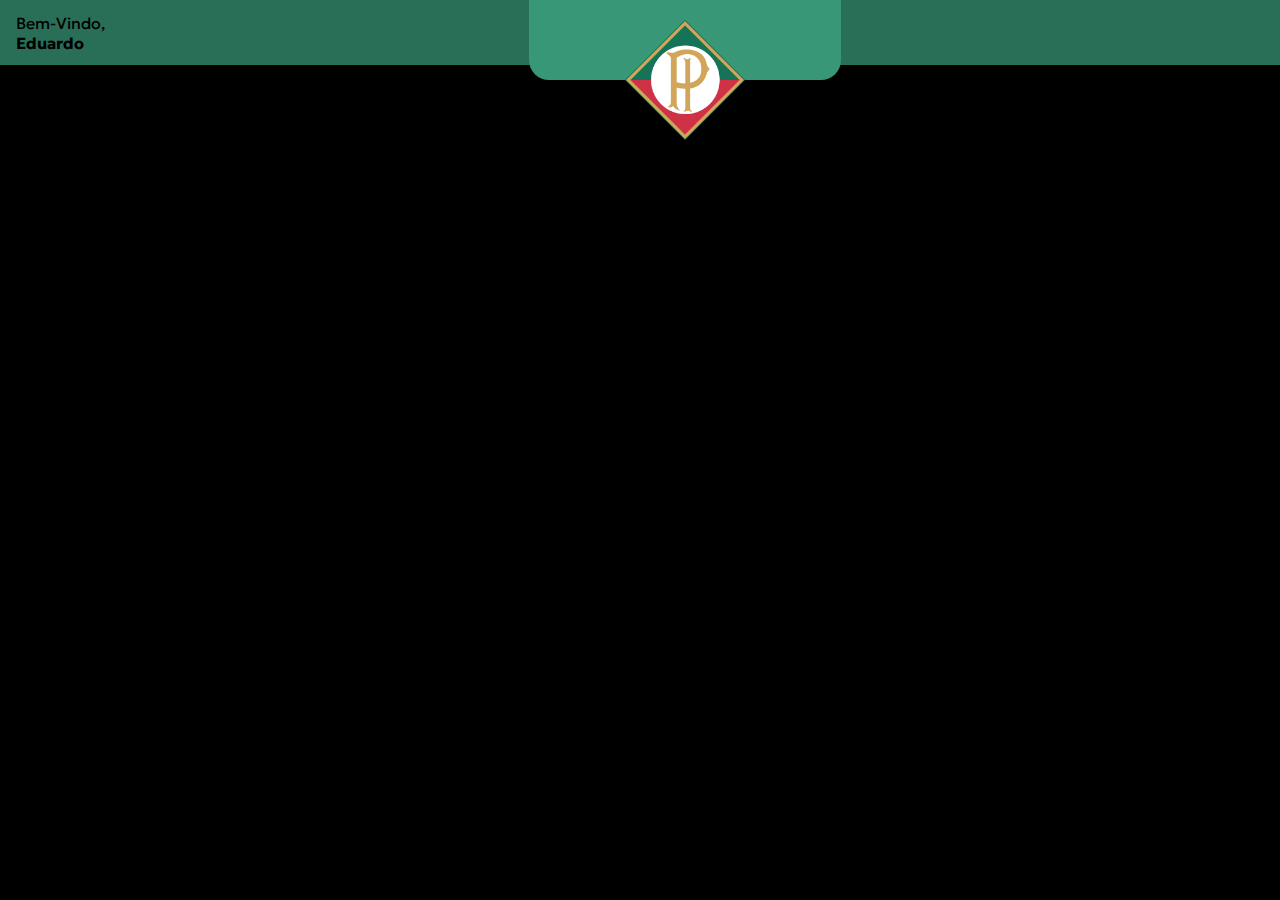
<file: src/pages/lobby/index.html>
<!DOCTYPE html>
<html lang="pt-br">

<head>
    <meta charset="UTF-8">
    <meta name="viewport" content="width=device-width, initial-scale=1.0">
    <link rel="shortcut icon" href="/src/assets/images/logo.ico" type="image/x-icon">
    <link rel='stylesheet' href='https://cdn-uicons.flaticon.com/2.5.1/uicons-regular-rounded/css/uicons-regular-rounded.css'>
    <link rel='stylesheet' href='https://cdn-uicons.flaticon.com/2.5.1/uicons-solid-rounded/css/uicons-solid-rounded.css'>

    <link rel="stylesheet" href="/src/assets/styles/global.css">
    <link rel="stylesheet" href="style.css">
    <title>Lobby | Futenautas</title>
</head>

<body>
    <main>
        <header>
            <div class="txt_header">
                <p>Bem-Vindo, </p>
                <strong>Eduardo</strong>
            </div>
            <ul>
                <li><i class="fi fi-sr-trophy"></i></li>
                <li><img src="/src/assets/images/6x1.webp" alt=""></li>
                <li><i class="fi fi-sr-shopping-cart"></i></li>
            </ul>
            <i class="fi fi-sr-settings"></i>
        </header>

        <section>

        </section>
    
    </main>
</body>

</html>
</file>
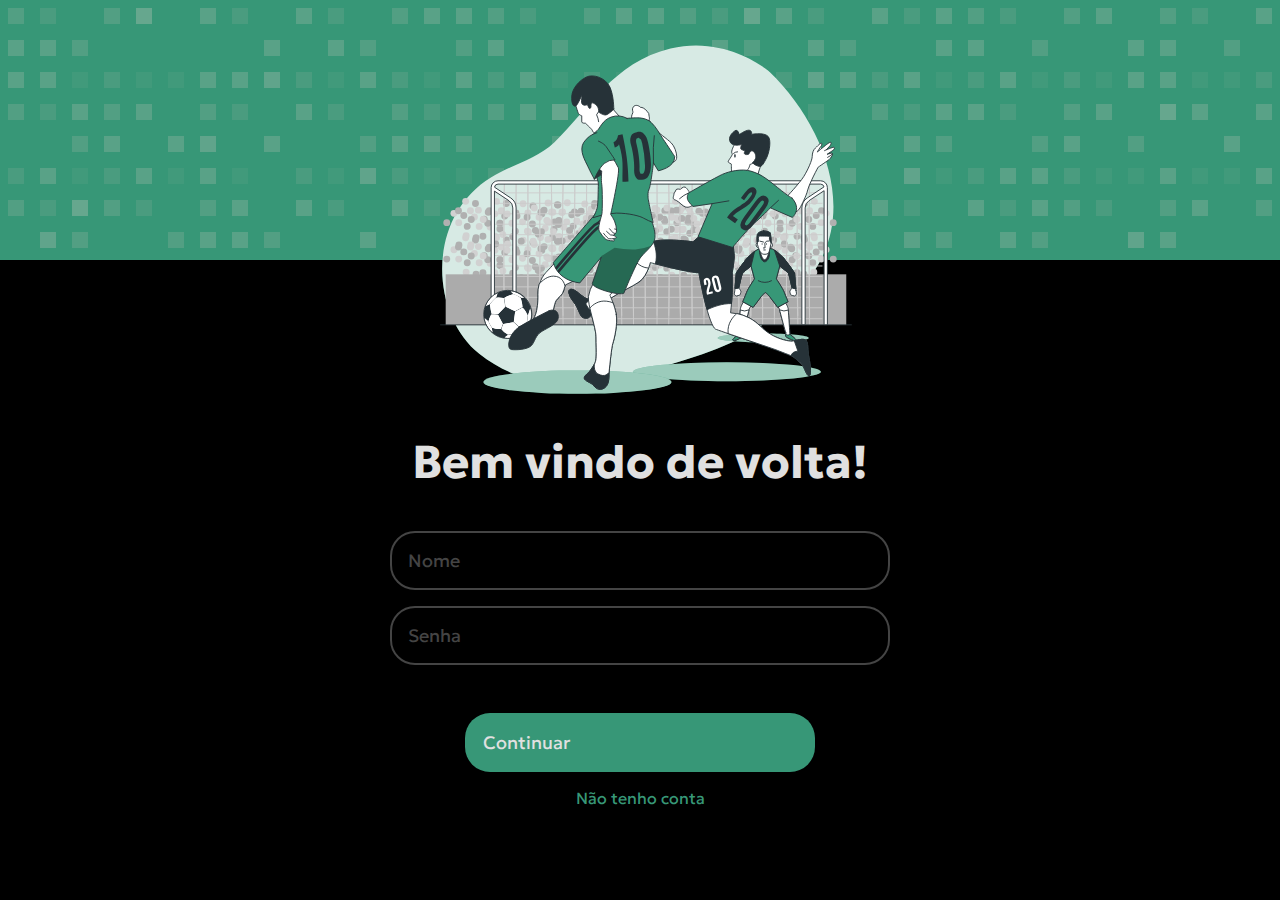
<file: src/pages/login/index.html>
<!DOCTYPE html>
<html lang="pt-br">

<head>
    <meta charset="UTF-8">
    <meta name="viewport" content="width=device-width, initial-scale=1.0">
    <link rel="shortcut icon" href="/src/assets/images/logo.ico" type="image/x-icon">
    <link rel='stylesheet' href='https://cdn-uicons.flaticon.com/2.5.1/uicons-regular-rounded/css/uicons-regular-rounded.css'>
    <link rel="stylesheet" href="/src/assets/styles/global.css">
    <link rel="stylesheet" href="style.css">
    <title>Login | Futenautas</title>
</head>

<body>
    <main>
        <div class="header">
            <span class="green"></span>
            <img src="/src/assets/images/Login.svg" alt="">
        </div>

        <div class="input-field">
 
            <h1>Bem vindo de volta!</h1>
            <form action="" class="form_container">
                <div class="input-container">
                    <input type="text" name="" id="" placeholder="Nome">
                    <i class="fi fi-rr-person-simple"></i>
                </div>

                <div class="input-container">
                    <input type="text" name="" id="" placeholder="Senha">
                    <i class="fi fi-rr-password-alt"></i>
                </div>
           
                <button class="button"> Continuar <i class="fi fi-rr-arrow-right"></i></button>
                <a href="../singup/index.html">Não tenho conta</a>
            </form>       
           
            
        </div>
    
    </main>
</body>

</html>
</file>
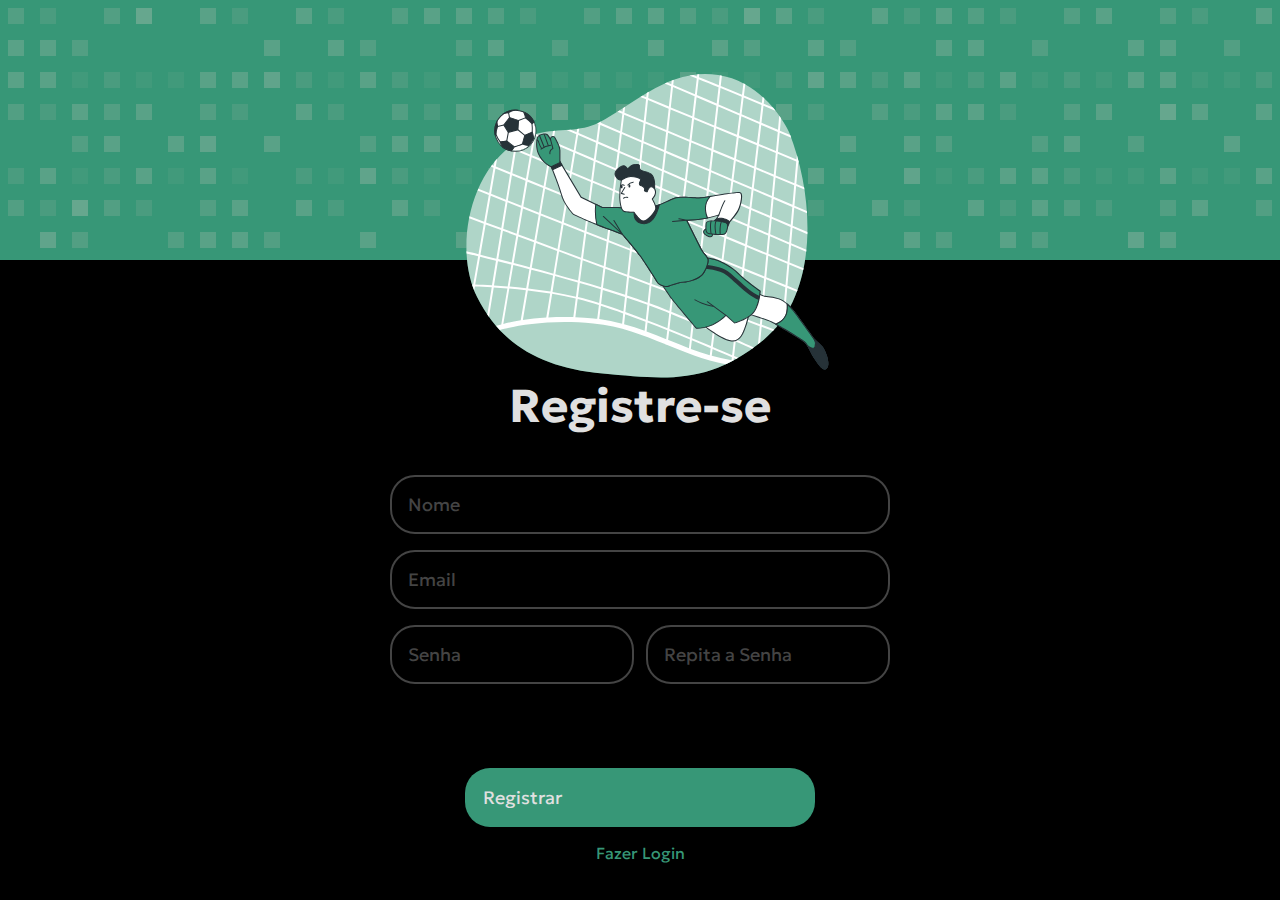
<file: src/pages/singup/index.html>
<!DOCTYPE html>
<html lang="pt-br">

<head>
    <meta charset="UTF-8">
    <meta name="viewport" content="width=device-width, initial-scale=1.0">
    <link rel="shortcut icon" href="/src/assets/images/logo.ico" type="image/x-icon">
    <link rel='stylesheet' href='https://cdn-uicons.flaticon.com/2.5.1/uicons-regular-rounded/css/uicons-regular-rounded.css'>
    <link rel="stylesheet" href="/src/assets/styles/global.css">
    <link rel="stylesheet" href="style.css">
    <title>SingUp | Futenautas</title>
</head>

<body>
    <main>
        <div class="header">
            <span class="green"></span>
            <img src="/src/assets/images/Football.svg" alt="">
        </div>

        <div class="input-field">
 
            <h1>Registre-se</h1>
            <form action="" class="form_container">
                <div class="input-container">
                    <input type="text" name="" id="" placeholder="Nome">
                    <i class="fi fi-rr-person-simple"></i>
                </div>

                <div class="input-container">
                    <input type="text" name="" id="" placeholder="Email">
                    <i class="fi fi-rr-at"></i>
                </div>
                <div class="same-place">
                    <div class="input-container">
                        <input type="text" name="" id="" placeholder="Senha">
                        <i class="fi fi-rr-password-alt"></i>
                    </div>
                    <div class="input-container">
                        <input type="text" name="" id="" placeholder="Repita a Senha">
                        <i class="fi fi-rr-password-alt"></i>
                    </div>
                </div>
                a<button class="button"> Registrar <i class="fi fi-rr-arrow-right"></i></button>
                <a href="../login/index.html">Fazer Login</a>
            </form>       
           
            
        </div>
    
    </main>
</body>

</html>
</file>
<file: src/assets/styles/global.css>
@import url('https://fonts.googleapis.com/css2?family=Geologica:wght@100..900&display=swap');


:root{
    --black: #000;
    --green: #379777;
    --gray: #444444;
    --color_font:#E0E0E0;
}

*{
    padding: 0;
    margin: 0;
    border: 0;
    box-sizing: border-box;
    font-family: 'Geologica';
    list-style: none;
}

i{
    color: var(--gray);
    font-size: 22px;
    display: flex;
    align-items: center;
}

a{
    text-decoration: none;
    color: var(--green);
}
body{
    background-color: var(--black);
}
</file>
<file: src/pages/lobby/style.css>
main {
    height: 100vh;
    display: flex;
    flex-direction: column;
}

header {
    width: 100%;
    padding: 0 1rem;
    background-color: #296E57;
    height: 65px;
    display: flex;
    justify-content: space-between;
    position: fixed;

        .txt_header{
            height: 100%;
            display: flex;
            justify-content: center;
            flex-direction: column;
        }
        i{
            font-size: 26px;
            color: var(color_font);
        }

        ul{
            display: flex;
            align-items: center;
            width: 25%;
            justify-content: space-evenly;
            background-color: var(--green);
            height: 80px;
            border-radius: 0 0 20px 20px ;

                li{
                    width: 100%;
                    height: 100%;
                    display: flex;
                    justify-content: center;
                    align-items: center;
                    transition: .3s ease;
                    cursor: pointer;
                }

                li:nth-child(1){
                    border-radius: 0 0 0 20px;
                }
                li:nth-child(3){
                    border-radius: 0 0 20px 0;
                }
                li:hover:nth-child(2){
                    background-color: transparent;
                }
                li:hover{
                    background-color: #2f8166;
                    
                }
        }

}

img {
    width: 120px;
    margin-top: 5rem;

}
</file>
<file: src/pages/login/style.css>
main {
    height: 100vh;
    background-color: var(--black);
    display: flex;
    flex-direction: column;
}

.header {
    width: 100%;
    display: flex;
    flex-direction: column;
    align-items: center;
    position: relative;

        img {
            width: 450px;
            position: absolute;
            top: -5%;
        }
}

.green {
    width: 100%;
    height: 260px;
    background-color: var(--green);
    background-image: url("data:image/svg+xml,%3Csvg xmlns='http://www.w3.org/2000/svg' viewBox='0 0 2000 1500'%3E%3Cdefs%3E%3Crect stroke='%23379777' stroke-width='.5' width='1' height='1' id='s'/%3E%3Cpattern id='a' width='3' height='3' patternUnits='userSpaceOnUse' patternTransform='scale(50) translate(-980 -735)'%3E%3Cuse fill='%23419a7b' href='%23s' y='2'/%3E%3Cuse fill='%23419a7b' href='%23s' x='1' y='2'/%3E%3Cuse fill='%234a9c7f' href='%23s' x='2' y='2'/%3E%3Cuse fill='%234a9c7f' href='%23s'/%3E%3Cuse fill='%23529f83' href='%23s' x='2'/%3E%3Cuse fill='%23529f83' href='%23s' x='1' y='1'/%3E%3C/pattern%3E%3Cpattern id='b' width='7' height='11' patternUnits='userSpaceOnUse' patternTransform='scale(50) translate(-980 -735)'%3E%3Cg fill='%2359a287'%3E%3Cuse href='%23s'/%3E%3Cuse href='%23s' y='5' /%3E%3Cuse href='%23s' x='1' y='10'/%3E%3Cuse href='%23s' x='2' y='1'/%3E%3Cuse href='%23s' x='2' y='4'/%3E%3Cuse href='%23s' x='3' y='8'/%3E%3Cuse href='%23s' x='4' y='3'/%3E%3Cuse href='%23s' x='4' y='7'/%3E%3Cuse href='%23s' x='5' y='2'/%3E%3Cuse href='%23s' x='5' y='6'/%3E%3Cuse href='%23s' x='6' y='9'/%3E%3C/g%3E%3C/pattern%3E%3Cpattern id='h' width='5' height='13' patternUnits='userSpaceOnUse' patternTransform='scale(50) translate(-980 -735)'%3E%3Cg fill='%2359a287'%3E%3Cuse href='%23s' y='5'/%3E%3Cuse href='%23s' y='8'/%3E%3Cuse href='%23s' x='1' y='1'/%3E%3Cuse href='%23s' x='1' y='9'/%3E%3Cuse href='%23s' x='1' y='12'/%3E%3Cuse href='%23s' x='2'/%3E%3Cuse href='%23s' x='2' y='4'/%3E%3Cuse href='%23s' x='3' y='2'/%3E%3Cuse href='%23s' x='3' y='6'/%3E%3Cuse href='%23s' x='3' y='11'/%3E%3Cuse href='%23s' x='4' y='3'/%3E%3Cuse href='%23s' x='4' y='7'/%3E%3Cuse href='%23s' x='4' y='10'/%3E%3C/g%3E%3C/pattern%3E%3Cpattern id='c' width='17' height='13' patternUnits='userSpaceOnUse' patternTransform='scale(50) translate(-980 -735)'%3E%3Cg fill='%2360a48b'%3E%3Cuse href='%23s' y='11'/%3E%3Cuse href='%23s' x='2' y='9'/%3E%3Cuse href='%23s' x='5' y='12'/%3E%3Cuse href='%23s' x='9' y='4'/%3E%3Cuse href='%23s' x='12' y='1'/%3E%3Cuse href='%23s' x='16' y='6'/%3E%3C/g%3E%3C/pattern%3E%3Cpattern id='d' width='19' height='17' patternUnits='userSpaceOnUse' patternTransform='scale(50) translate(-980 -735)'%3E%3Cg fill='%23379777'%3E%3Cuse href='%23s' y='9'/%3E%3Cuse href='%23s' x='16' y='5'/%3E%3Cuse href='%23s' x='14' y='2'/%3E%3Cuse href='%23s' x='11' y='11'/%3E%3Cuse href='%23s' x='6' y='14'/%3E%3C/g%3E%3Cg fill='%2366a78e'%3E%3Cuse href='%23s' x='3' y='13'/%3E%3Cuse href='%23s' x='9' y='7'/%3E%3Cuse href='%23s' x='13' y='10'/%3E%3Cuse href='%23s' x='15' y='4'/%3E%3Cuse href='%23s' x='18' y='1'/%3E%3C/g%3E%3C/pattern%3E%3Cpattern id='e' width='47' height='53' patternUnits='userSpaceOnUse' patternTransform='scale(50) translate(-980 -735)'%3E%3Cg fill='%23286E57'%3E%3Cuse href='%23s' x='2' y='5'/%3E%3Cuse href='%23s' x='16' y='38'/%3E%3Cuse href='%23s' x='46' y='42'/%3E%3Cuse href='%23s' x='29' y='20'/%3E%3C/g%3E%3C/pattern%3E%3Cpattern id='f' width='59' height='71' patternUnits='userSpaceOnUse' patternTransform='scale(50) translate(-980 -735)'%3E%3Cg fill='%23286E57'%3E%3Cuse href='%23s' x='33' y='13'/%3E%3Cuse href='%23s' x='27' y='54'/%3E%3Cuse href='%23s' x='55' y='55'/%3E%3C/g%3E%3C/pattern%3E%3Cpattern id='g' width='139' height='97' patternUnits='userSpaceOnUse' patternTransform='scale(50) translate(-980 -735)'%3E%3Cg fill='%23286E57'%3E%3Cuse href='%23s' x='11' y='8'/%3E%3Cuse href='%23s' x='51' y='13'/%3E%3Cuse href='%23s' x='17' y='73'/%3E%3Cuse href='%23s' x='99' y='57'/%3E%3C/g%3E%3C/pattern%3E%3C/defs%3E%3Crect fill='url(%23a)' width='100%25' height='100%25'/%3E%3Crect fill='url(%23b)' width='100%25' height='100%25'/%3E%3Crect fill='url(%23h)' width='100%25' height='100%25'/%3E%3Crect fill='url(%23c)' width='100%25' height='100%25'/%3E%3Crect fill='url(%23d)' width='100%25' height='100%25'/%3E%3Crect fill='url(%23e)' width='100%25' height='100%25'/%3E%3Crect fill='url(%23f)' width='100%25' height='100%25'/%3E%3Crect fill='url(%23g)' width='100%25' height='100%25'/%3E%3C/svg%3E");
    background-attachment: fixed;
    background-size: cover;
}

.input-field {
    margin-top: 5rem;
    display: flex;
    width: 100%;
    height: 100%;
    align-items: center;
    justify-content: center;
    flex-direction: column;
}

h1 {
    color: var(--color_font);
    margin-bottom: 2.5rem;
    font-size: 46px;
}

.form_container {
    display: flex;
    align-items: center;
    flex-direction: column;
    gap: 16px;
    width: 500px;

}

.input-container {
    width: 100%;
    padding: 16px;
    border-radius: 25px;
    border: 2px solid var(--gray);
    display: flex;
    align-items: center;

    input {
        border: none;
        color: var(--color_font);
        width: 100%;
        font-size: 18px;
        background-color: transparent;


    }
}

.input-container input:focus-visible {
    outline: none;
}

.input-container input::placeholder {
    color: var(--gray);
}

.button {
    background-color: var(--green);
    width: 70%;
    margin-top: 2rem;
    padding: 18px;
    cursor: pointer;
    color: var(--color_font);
    justify-content: space-between;
    display: flex;
    border-radius: 25px;
    font-size: 18px;

    i {
        color: var(--color_font);
    }
}
</file>
<file: src/pages/singup/style.css>
main {
    height: 100vh;
    display: flex;
    flex-direction: column;
}

.header {
    width: 100%;
    display: flex;
    flex-direction: column;
    align-items: center;
    position: relative;

    img {
        width: 500px;
        position: absolute;
        top: -10%;
    }
}

.green {
    width: 100%;
    height: 260px;
    background-color: var(--green);
    background-image: url("data:image/svg+xml,%3Csvg xmlns='http://www.w3.org/2000/svg' viewBox='0 0 2000 1500'%3E%3Cdefs%3E%3Crect stroke='%23379777' stroke-width='.5' width='1' height='1' id='s'/%3E%3Cpattern id='a' width='3' height='3' patternUnits='userSpaceOnUse' patternTransform='scale(50) translate(-980 -735)'%3E%3Cuse fill='%23419a7b' href='%23s' y='2'/%3E%3Cuse fill='%23419a7b' href='%23s' x='1' y='2'/%3E%3Cuse fill='%234a9c7f' href='%23s' x='2' y='2'/%3E%3Cuse fill='%234a9c7f' href='%23s'/%3E%3Cuse fill='%23529f83' href='%23s' x='2'/%3E%3Cuse fill='%23529f83' href='%23s' x='1' y='1'/%3E%3C/pattern%3E%3Cpattern id='b' width='7' height='11' patternUnits='userSpaceOnUse' patternTransform='scale(50) translate(-980 -735)'%3E%3Cg fill='%2359a287'%3E%3Cuse href='%23s'/%3E%3Cuse href='%23s' y='5' /%3E%3Cuse href='%23s' x='1' y='10'/%3E%3Cuse href='%23s' x='2' y='1'/%3E%3Cuse href='%23s' x='2' y='4'/%3E%3Cuse href='%23s' x='3' y='8'/%3E%3Cuse href='%23s' x='4' y='3'/%3E%3Cuse href='%23s' x='4' y='7'/%3E%3Cuse href='%23s' x='5' y='2'/%3E%3Cuse href='%23s' x='5' y='6'/%3E%3Cuse href='%23s' x='6' y='9'/%3E%3C/g%3E%3C/pattern%3E%3Cpattern id='h' width='5' height='13' patternUnits='userSpaceOnUse' patternTransform='scale(50) translate(-980 -735)'%3E%3Cg fill='%2359a287'%3E%3Cuse href='%23s' y='5'/%3E%3Cuse href='%23s' y='8'/%3E%3Cuse href='%23s' x='1' y='1'/%3E%3Cuse href='%23s' x='1' y='9'/%3E%3Cuse href='%23s' x='1' y='12'/%3E%3Cuse href='%23s' x='2'/%3E%3Cuse href='%23s' x='2' y='4'/%3E%3Cuse href='%23s' x='3' y='2'/%3E%3Cuse href='%23s' x='3' y='6'/%3E%3Cuse href='%23s' x='3' y='11'/%3E%3Cuse href='%23s' x='4' y='3'/%3E%3Cuse href='%23s' x='4' y='7'/%3E%3Cuse href='%23s' x='4' y='10'/%3E%3C/g%3E%3C/pattern%3E%3Cpattern id='c' width='17' height='13' patternUnits='userSpaceOnUse' patternTransform='scale(50) translate(-980 -735)'%3E%3Cg fill='%2360a48b'%3E%3Cuse href='%23s' y='11'/%3E%3Cuse href='%23s' x='2' y='9'/%3E%3Cuse href='%23s' x='5' y='12'/%3E%3Cuse href='%23s' x='9' y='4'/%3E%3Cuse href='%23s' x='12' y='1'/%3E%3Cuse href='%23s' x='16' y='6'/%3E%3C/g%3E%3C/pattern%3E%3Cpattern id='d' width='19' height='17' patternUnits='userSpaceOnUse' patternTransform='scale(50) translate(-980 -735)'%3E%3Cg fill='%23379777'%3E%3Cuse href='%23s' y='9'/%3E%3Cuse href='%23s' x='16' y='5'/%3E%3Cuse href='%23s' x='14' y='2'/%3E%3Cuse href='%23s' x='11' y='11'/%3E%3Cuse href='%23s' x='6' y='14'/%3E%3C/g%3E%3Cg fill='%2366a78e'%3E%3Cuse href='%23s' x='3' y='13'/%3E%3Cuse href='%23s' x='9' y='7'/%3E%3Cuse href='%23s' x='13' y='10'/%3E%3Cuse href='%23s' x='15' y='4'/%3E%3Cuse href='%23s' x='18' y='1'/%3E%3C/g%3E%3C/pattern%3E%3Cpattern id='e' width='47' height='53' patternUnits='userSpaceOnUse' patternTransform='scale(50) translate(-980 -735)'%3E%3Cg fill='%23286E57'%3E%3Cuse href='%23s' x='2' y='5'/%3E%3Cuse href='%23s' x='16' y='38'/%3E%3Cuse href='%23s' x='46' y='42'/%3E%3Cuse href='%23s' x='29' y='20'/%3E%3C/g%3E%3C/pattern%3E%3Cpattern id='f' width='59' height='71' patternUnits='userSpaceOnUse' patternTransform='scale(50) translate(-980 -735)'%3E%3Cg fill='%23286E57'%3E%3Cuse href='%23s' x='33' y='13'/%3E%3Cuse href='%23s' x='27' y='54'/%3E%3Cuse href='%23s' x='55' y='55'/%3E%3C/g%3E%3C/pattern%3E%3Cpattern id='g' width='139' height='97' patternUnits='userSpaceOnUse' patternTransform='scale(50) translate(-980 -735)'%3E%3Cg fill='%23286E57'%3E%3Cuse href='%23s' x='11' y='8'/%3E%3Cuse href='%23s' x='51' y='13'/%3E%3Cuse href='%23s' x='17' y='73'/%3E%3Cuse href='%23s' x='99' y='57'/%3E%3C/g%3E%3C/pattern%3E%3C/defs%3E%3Crect fill='url(%23a)' width='100%25' height='100%25'/%3E%3Crect fill='url(%23b)' width='100%25' height='100%25'/%3E%3Crect fill='url(%23h)' width='100%25' height='100%25'/%3E%3Crect fill='url(%23c)' width='100%25' height='100%25'/%3E%3Crect fill='url(%23d)' width='100%25' height='100%25'/%3E%3Crect fill='url(%23e)' width='100%25' height='100%25'/%3E%3Crect fill='url(%23f)' width='100%25' height='100%25'/%3E%3Crect fill='url(%23g)' width='100%25' height='100%25'/%3E%3C/svg%3E");
    background-attachment: fixed;
    background-size: cover;

    
}



.input-field {
    margin-top: 5rem;
    display: flex;
    width: 100%;
    height: 100%;
    align-items: center;
    justify-content: center;
    flex-direction: column;
}

h1 {
    color: var(--color_font);
    margin-bottom: 2.5rem;
    font-size: 46px;
}

.form_container {
    width: 500px;
    display: flex;
    align-items: center;
    flex-direction: column;
    gap: 16px;

}

.same-place {
    display: flex;
    gap: 12px;
}

.input-container {
    width: 100%;
    padding: 16px;
    border-radius: 25px;
    border: 2px solid var(--gray);
    display: flex;
    align-items: center;

    input {
        border: none;
        color: var(--color_font);
        width: 100%;
        font-size: 18px;
        background-color: transparent;


    }
}

.input-container input:focus-visible {
    outline: none;
}

.input-container input::placeholder {
    color: var(--gray);
}

.button {
    background-color: var(--green);
    width: 70%;
    margin-top: 2rem;
    padding: 18px;
    cursor: pointer;
    color: var(--color_font);
    justify-content: space-between;
    display: flex;
    border-radius: 25px;
    font-size: 18px;

    i {
        color: var(--color_font);
    }
}
</file>
